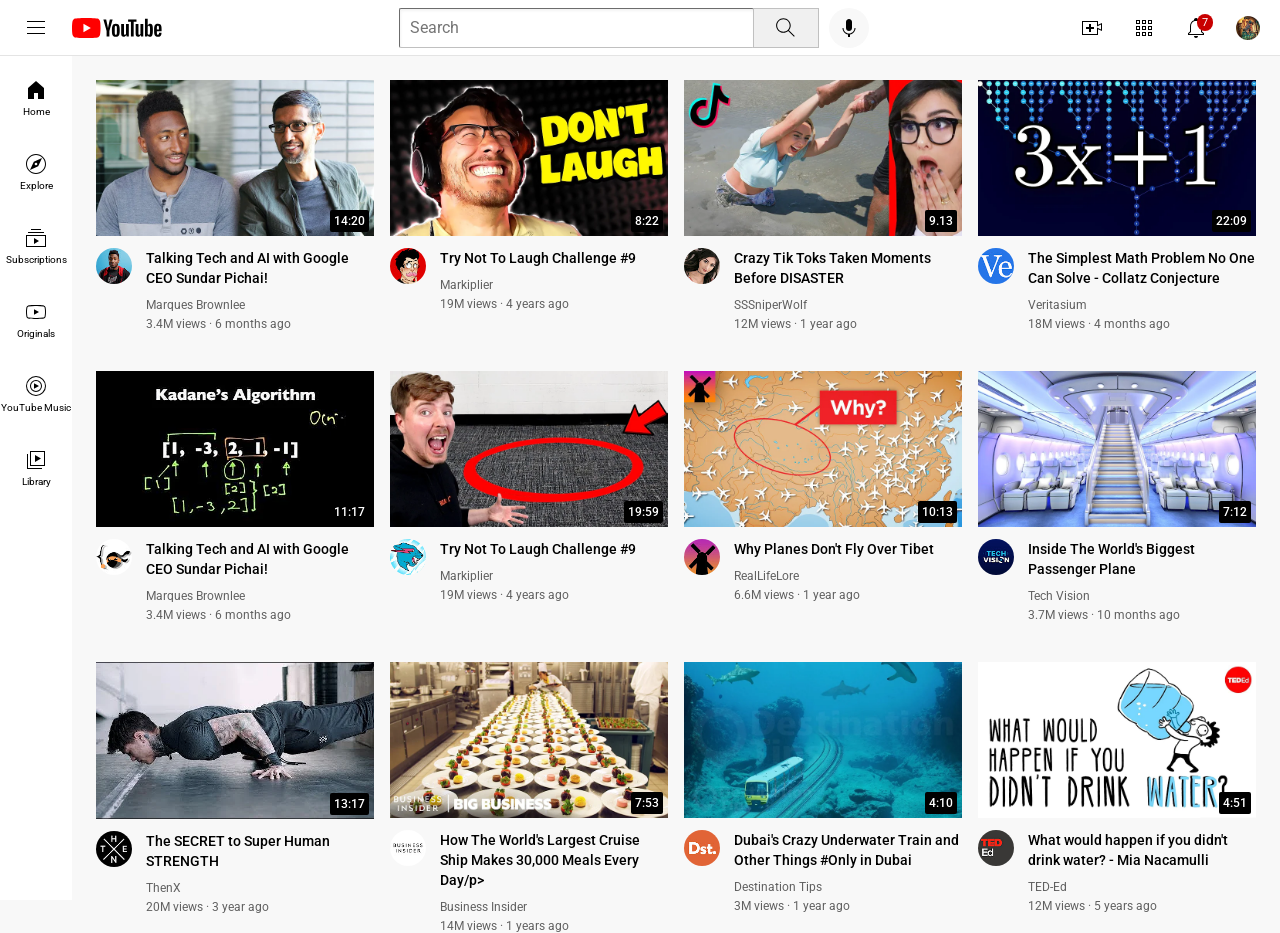
<file: index.html>
<!DOCTYPE html>
<html>
  <head>
    <title>Youtube.com Clone</title>
    <link rel="icon" href="favicon.ico.png" type="image/x-icon" />
    <link rel="preconnect" href="https://fonts.googleapis.com" />
    <link rel="preconnect" href="https://fonts.gstatic.com" crossorigin />
    <link
      href="https://fonts.googleapis.com/css2?family=Roboto:wght@400;500;700&display=swap"
      rel="stylesheet"
    />
    <link rel="stylesheet" href="styles/general.css" />
    <link rel="stylesheet" href="styles/header.css" />
    <link rel="stylesheet" href="styles/video.css" />
    <link rel="stylesheet" href="styles/sidebar.css" />
  </head>
  <body>
    <header class="header">
      <div class="left-section">
        <img class="hamburger-menu" src="icons/hamburger-menu.svg" />
        <img class="youtube-logo" src="icons/youtube-logo.svg" />
      </div>
      <div class="middle-section">
        <input class="search-bar" type="text" placeholder="Search" />
        <button class="search-button">
          <img class="search-icon" src="icons/search.svg" />
          <div class="tooltip">Search</div>
        </button>
        <button class="voice-search-button">
          <img class="voice-search-icon" src="icons/voice-search-icon.svg" />
          <div class="tooltip">Search with your voice</div>
        </button>
      </div>
      <div class="right-section">
        <div class="upload-icon-container">
          <img class="upload-icon" src="icons/upload.svg" />
          <div class="tooltip">Create</div>
        </div>
        <div class="youtube-apps-icon-container">
          <img class="youtube-apps-icon" src="icons/youtube-apps.svg" />
          <div class="tooltip">YouTube apps</div>
        </div>

        <div class="notifications-icon-container">
          <img class="notification-icon" src="icons/notifications.svg" />
          <div class="tooltip">Notifications</div>
          <div class="notifications-count">7</div>
        </div>
        <img
          class="current-user-picture"
          src="channel-pictures/my channel image.jpg"
        />
      </div>
    </header>

    <nav class="sidebar">
      <div class="sidebar-link">
        <img src="icons/home.svg" />
        <div>Home</div>
      </div>
      <div class="sidebar-link">
        <img src="icons/explore.svg" />
        <div>Explore</div>
      </div>
      <div class="sidebar-link">
        <img src="icons/subscriptions.svg" />
        <div>Subscriptions</div>
      </div>
      <div class="sidebar-link">
        <img src="icons/originals.svg" />
        <div>Originals</div>
      </div>
      <div class="sidebar-link">
        <img src="icons/youtube-music.svg" />
        <div>YouTube Music</div>
      </div>
      <div class="sidebar-link">
        <img src="icons/library.svg" />
        <div>Library</div>
      </div>
    </nav>
    <main>
      <section class="video-grid">
        <div class="video-preview">
          <div class="thumbnail-row">
            <img class="thumbnail" src="thumbnails/thumbnail-1.webp" />
            <div class="video-time">14:20</div>
          </div>
          <div class="video-info-grid">
            <div class="channel-picture">
              <img
                class="profile-picture"
                src="channel-pictures/channel-1.jpeg"
              />
            </div>
            <div class="video-info">
              <p class="video-title">
                Talking Tech and AI with Google CEO Sundar Pichai!
              </p>
              <p class="video-author">Marques Brownlee</p>
              <p class="video-stats">3.4M views &#183; 6 months ago</p>
            </div>
          </div>
        </div>

        <div class="video-preview">
          <div class="thumbnail-row">
            <img class="thumbnail" src="thumbnails/thumbnail-2.webp" />
            <div class="video-time">8:22</div>
          </div>
          <div class="video-info-grid">
            <div class="channel-picture">
              <img
                class="profile-picture"
                src="channel-pictures/channel-2.jpeg"
              />
            </div>
            <div class="video-info">
              <p class="video-title">Try Not To Laugh Challenge #9</p>
              <p class="video-author">Markiplier</p>
              <p class="video-stats">19M views &#183; 4 years ago</p>
            </div>
          </div>
        </div>
        <div class="video-preview">
          <div class="thumbnail-row">
            <img class="thumbnail" src="thumbnails/thumbnail-3.webp" />
            <div class="video-time">9.13</div>
          </div>
          <div class="video-info-grid">
            <div class="channel-picture">
              <img
                class="profile-picture"
                src="channel-pictures/channel-3.jpeg"
              />
            </div>
            <div class="video-info">
              <p class="video-title">
                Crazy Tik Toks Taken Moments Before DISASTER
              </p>
              <p class="video-author">SSSniperWolf</p>
              <p class="video-stats">12M views &#183; 1 year ago</p>
            </div>
          </div>
        </div>

        <div class="video-preview">
          <div class="thumbnail-row">
            <img class="thumbnail" src="thumbnails/thumbnail-4.webp" />
            <div class="video-time">22:09</div>
          </div>
          <div class="video-info-grid">
            <div class="channel-picture">
              <img
                class="profile-picture"
                src="channel-pictures/channel-4.jpeg"
              />
            </div>
            <div class="video-info">
              <p class="video-title">
                The Simplest Math Problem No One Can Solve - Collatz Conjecture
              </p>
              <p class="video-author">Veritasium</p>
              <p class="video-stats">18M views &#183; 4 months ago</p>
            </div>
          </div>
        </div>
        <div class="video-preview">
          <div class="thumbnail-row">
            <img class="thumbnail" src="thumbnails/thumbnail-5.webp" />
            <div class="video-time">11:17</div>
          </div>
          <div class="video-info-grid">
            <div class="channel-picture">
              <img
                class="profile-picture"
                src="channel-pictures/channel-5.jpeg"
              />
            </div>
            <div class="video-info">
              <p class="video-title">
                Talking Tech and AI with Google CEO Sundar Pichai!
              </p>
              <p class="video-author">Marques Brownlee</p>
              <p class="video-stats">3.4M views &#183; 6 months ago</p>
            </div>
          </div>
        </div>

        <div class="video-preview">
          <div class="thumbnail-row">
            <img class="thumbnail" src="thumbnails/thumbnail-6.webp" />
            <div class="video-time">19:59</div>
          </div>
          <div class="video-info-grid">
            <div class="channel-picture">
              <img
                class="profile-picture"
                src="channel-pictures/channel-6.jpeg"
              />
            </div>
            <div class="video-info">
              <p class="video-title">Try Not To Laugh Challenge #9</p>
              <p class="video-author">Markiplier</p>
              <p class="video-stats">19M views &#183; 4 years ago</p>
            </div>
          </div>
        </div>
        <div class="video-preview">
          <div class="thumbnail-row">
            <img class="thumbnail" src="thumbnails/thumbnail-7.webp" />
            <div class="video-time">10:13</div>
          </div>
          <div class="video-info-grid">
            <div class="channel-picture">
              <img
                class="profile-picture"
                src="channel-pictures/channel-7.jpeg"
              />
            </div>
            <div class="video-info">
              <p class="video-title">Why Planes Don't Fly Over Tibet</p>
              <p class="video-author">RealLifeLore</p>
              <p class="video-stats">6.6M views &#183; 1 year ago</p>
            </div>
          </div>
        </div>

        <div class="video-preview">
          <div class="thumbnail-row">
            <img class="thumbnail" src="thumbnails/thumbnail-8.webp" />
            <div class="video-time">7:12</div>
          </div>
          <div class="video-info-grid">
            <div class="channel-picture">
              <img
                class="profile-picture"
                src="channel-pictures/channel-8.jpeg"
              />
            </div>
            <div class="video-info">
              <p class="video-title">
                Inside The World's Biggest Passenger Plane
              </p>
              <p class="video-author">Tech Vision</p>
              <p class="video-stats">3.7M views &#183; 10 months ago</p>
            </div>
          </div>
        </div>
        <div class="video-preview">
          <div class="thumbnail-row">
            <img class="thumbnail" src="thumbnails/thumbnail-9.webp" />
            <div class="video-time">13:17</div>
          </div>
          <div class="video-info-grid">
            <div class="channel-picture">
              <img
                class="profile-picture"
                src="channel-pictures/channel-9.jpeg"
              />
            </div>
            <div class="video-info">
              <p class="video-title">The SECRET to Super Human STRENGTH</p>
              <p class="video-author">ThenX</p>
              <p class="video-stats">20M views &#183; 3 year ago</p>
            </div>
          </div>
        </div>

        <div class="video-preview">
          <div class="thumbnail-row">
            <img class="thumbnail" src="thumbnails/thumbnail-10.webp" />
            <div class="video-time">7:53</div>
          </div>
          <div class="video-info-grid">
            <div class="channel-picture">
              <img
                class="profile-picture"
                src="channel-pictures/channel-10.jpeg"
              />
            </div>
            <div class="video-info">
              <p class="video-title">
                How The World's Largest Cruise Ship Makes 30,000 Meals Every
                Day/p>
              </p>

              <p class="video-author">Business Insider</p>
              <p class="video-stats">14M views &#183; 1 years ago</p>
            </div>
          </div>
        </div>
        <div class="video-preview">
          <div class="thumbnail-row">
            <img class="thumbnail" src="thumbnails/thumbnail-11.webp" />
            <div class="video-time">4:10</div>
          </div>
          <div class="video-info-grid">
            <div class="channel-picture">
              <img
                class="profile-picture"
                src="channel-pictures/channel-11.jpeg"
              />
            </div>
            <div class="video-info">
              <p class="video-title">
                Dubai's Crazy Underwater Train and Other Things #Only in Dubai
              </p>
              <p class="video-author">Destination Tips</p>
              <p class="video-stats">3M views &#183; 1 year ago</p>
            </div>
          </div>
        </div>

        <div class="video-preview">
          <div class="thumbnail-row">
            <img class="thumbnail" src="thumbnails/thumbnail-12.webp" />
            <div class="video-time">4:51</div>
          </div>
          <div class="video-info-grid">
            <div class="channel-picture">
              <img
                class="profile-picture"
                src="channel-pictures/channel-12.jpeg"
              />
            </div>
            <div class="video-info">
              <p class="video-title">
                What would happen if you didn't drink water? - Mia Nacamulli
              </p>
              <p class="video-author">TED-Ed</p>
              <p class="video-stats">12M views &#183; 5 years ago</p>
            </div>
          </div>
        </div>
      </section>
    </main>
  </body>
</html>
</file>
<file: styles/general.css>
p {
    margin-top: 0;
    margin-bottom: 0;
  }
  
  body{
    font-family: Roboto, Arial;
    margin: 0;
    padding-top: 80px;
    padding-left: 96px;
    padding-right: 24px;
    background-color: rgb(248, 248, 248);
  }
</file>
<file: styles/header.css>
.header{
    height: 55px;
    display: flex;
    flex-direction: row;
    justify-content: space-between;
    position: fixed;
    top: 0;
    left: 0;
    right: 0;
    z-index: 100;
    background-color: white;
    border-bottom-width: 1px;
    border-bottom-style: solid;
    border-bottom-color: rgb(228, 228, 228);

}
.left-section{
    display: flex;
    align-items: center;
}
.hamburger-menu{
    height: 24px;
    margin-left: 24px;
    margin-right: 24px;
}
.youtube-logo{
    height: 20px;
}
.middle-section{
    flex: 1;
    margin-left: 60px;
    margin-right: 35px;
    max-width: 470px;
    display: flex;
    align-items: center;
}
.search-bar{
    flex: 1;
    height: 36px;
    padding-left: 10px;
    font-size: 16px;
    border-width: 1px;
    border-radius: solid;
    border-color: rgb(192, 192 , 192);
   
    border-radius: 2px;
    box-shadow: inset 1px 2px 3px rgba(0, 0, 0, 0.05); 
    width: 0;
    
}
.search-bar::placeholder{
        font-family: Roboto, Arial;
        font-size: 16px;
    }
.search-button{
    height: 40px;
    width: 66px;
    background-color: rgb(240, 240, 240);
    border-width: 1px ;
    border-style: solid;
    border-color: rgb(192, 192, 192);
    margin-left: -1px;
    margin-right: 10px;
    position: relative;
}
.search-button,
.voice-search-button,
.upload-icon-container,
.youtube-apps-icon-container,
.notifications-icon-container{
    display: flex;
    justify-content: center;
    align-items: center;
    position: relative;
}
.search-button .tooltip,
.voice-search-button .tooltip,
.upload-icon-container .tooltip,
.youtube-apps-icon-container .tooltip,
.notifications-icon-container .tooltip{
    font-family: Roboto,Arial;
    position: absolute;
    background-color: grey;
    color: white;
    padding-top: 4px;
    padding-bottom: 4px;
    padding-left: 8px;
    padding-right: 8px;
    border-radius: 2px;
    font-size: 12px;
    bottom: -30px;
    opacity: 0;
    transition: opacity 0.15s;
    pointer-events: none;
    white-space: nowrap;
}
.search-button:hover .tooltip,
.voice-search-button:hover .tooltip,
.upload-icon-container:hover .tooltip,
.youtube-apps-icon-container:hover .tooltip,
.notifications-icon-container:hover .tooltip{
    opacity: 1;
}
.search-icon{
     height: 25px;
    
}
.voice-search-button{
    height: 40px;
    width: 40px;
    border-radius: 40px;
    border: none;
    background-color: rgb(248,248,248);
}
.voice-search-icon{
    height: 24px;
   
   


}
.right-section{
    width: 180px;
    margin-right: 20px;
    display: flex;
    align-items: center;
    justify-content: space-between;
    flex-shrink: 0;
}
.upload-icon{
    height: 24px;
}
.youtube-apps-icon{
    height: 24px;
}
.notification-icon{
    height: 24px;
}

.notifications-icon-container{
    position: relative;
    align-items: center;
}
.notifications-count{
    position: absolute;
    top: -2px;
    right: -5px;
    padding-right: 5px;
    padding-left: 5px;
    padding-top: 2px;
    padding-bottom: 2px;
    font-family: Roboto, arial;
    font-size: 11px;
    background-color: rgb(200, 0, 0);
    color: white;
    border-radius: 10px;
}
.current-user-picture{
    height: 24px;
    border-radius: 16px;
}
</file>
<file: styles/video.css>
.thumbnail {
    width: 100%;
  }

  .video-title {
    margin-top: 0;
    font-size: 14px;
    font-weight: 500;
    line-height: 20px;
    margin-bottom: 10px;
  }

  .video-info-grid {
    display: grid;
    grid-template-columns: 50px 1fr;
  }

  .channel-picture {
    display: inline-block;
    width: 50px;
    vertical-align: top;
  }


  .profile-picture {
    width: 36px;
    border-radius: 50px;
  }
  .thumbnail-row {
    margin-bottom: 8px;
    position: relative;
  }

  .video-author,
  .video-stats {
    font-size: 12px;

    color: rgb(96, 96, 96);
  }
  .video-author {
    margin-bottom: 5px;
  }
  .video-grid {
    display: grid;
    grid-template-columns: 1fr 1fr 1fr;
    column-gap: 16px;
    row-gap: 40px;
    
  }

  @media(max-width: 750px){
    .video-grid {
      grid-template-columns: 1fr 1fr;
    }
  }

  @media(min-width:751px) and (max-width:999px){
    .video-grid{
      grid-template-columns: 1fr 1fr 1fr;
    }
  }

  @media(min-width: 1000px){
    .video-grid{
      grid-template-columns: 1fr 1fr 1fr 1fr;
    }
  }

  .video-time{
    font-family: Roboto,arial;
    font-size: 12px;
    font-weight: 500;
    padding: 4px;
    border-radius: 2px;
    background-color: black;
    color: white;
    position: absolute;
    bottom: 8px;
    right: 5px;
    
  }
</file>
<file: styles/sidebar.css>
.sidebar{
    position: fixed;
    left: 0;
    bottom: 0;
    top: 55px;
    width: 72px;
    background-color: white;
    z-index: 200px;
    padding-top: 5px;
}
.sidebar-link{
   height: 74px;
   display: flex;
   align-items: center;
   justify-content: center;
   flex-direction: column;
   cursor: pointer;
  
}

.sidebar-link:hover{
    background-color: lightgrey;
}

.sidebar-link img{
    height: 24px;
    margin-bottom: 4px;
}

.sidebar-link div{
    font-family: Roboto, arial;
    font-size: 10px;
    
}
</file>
